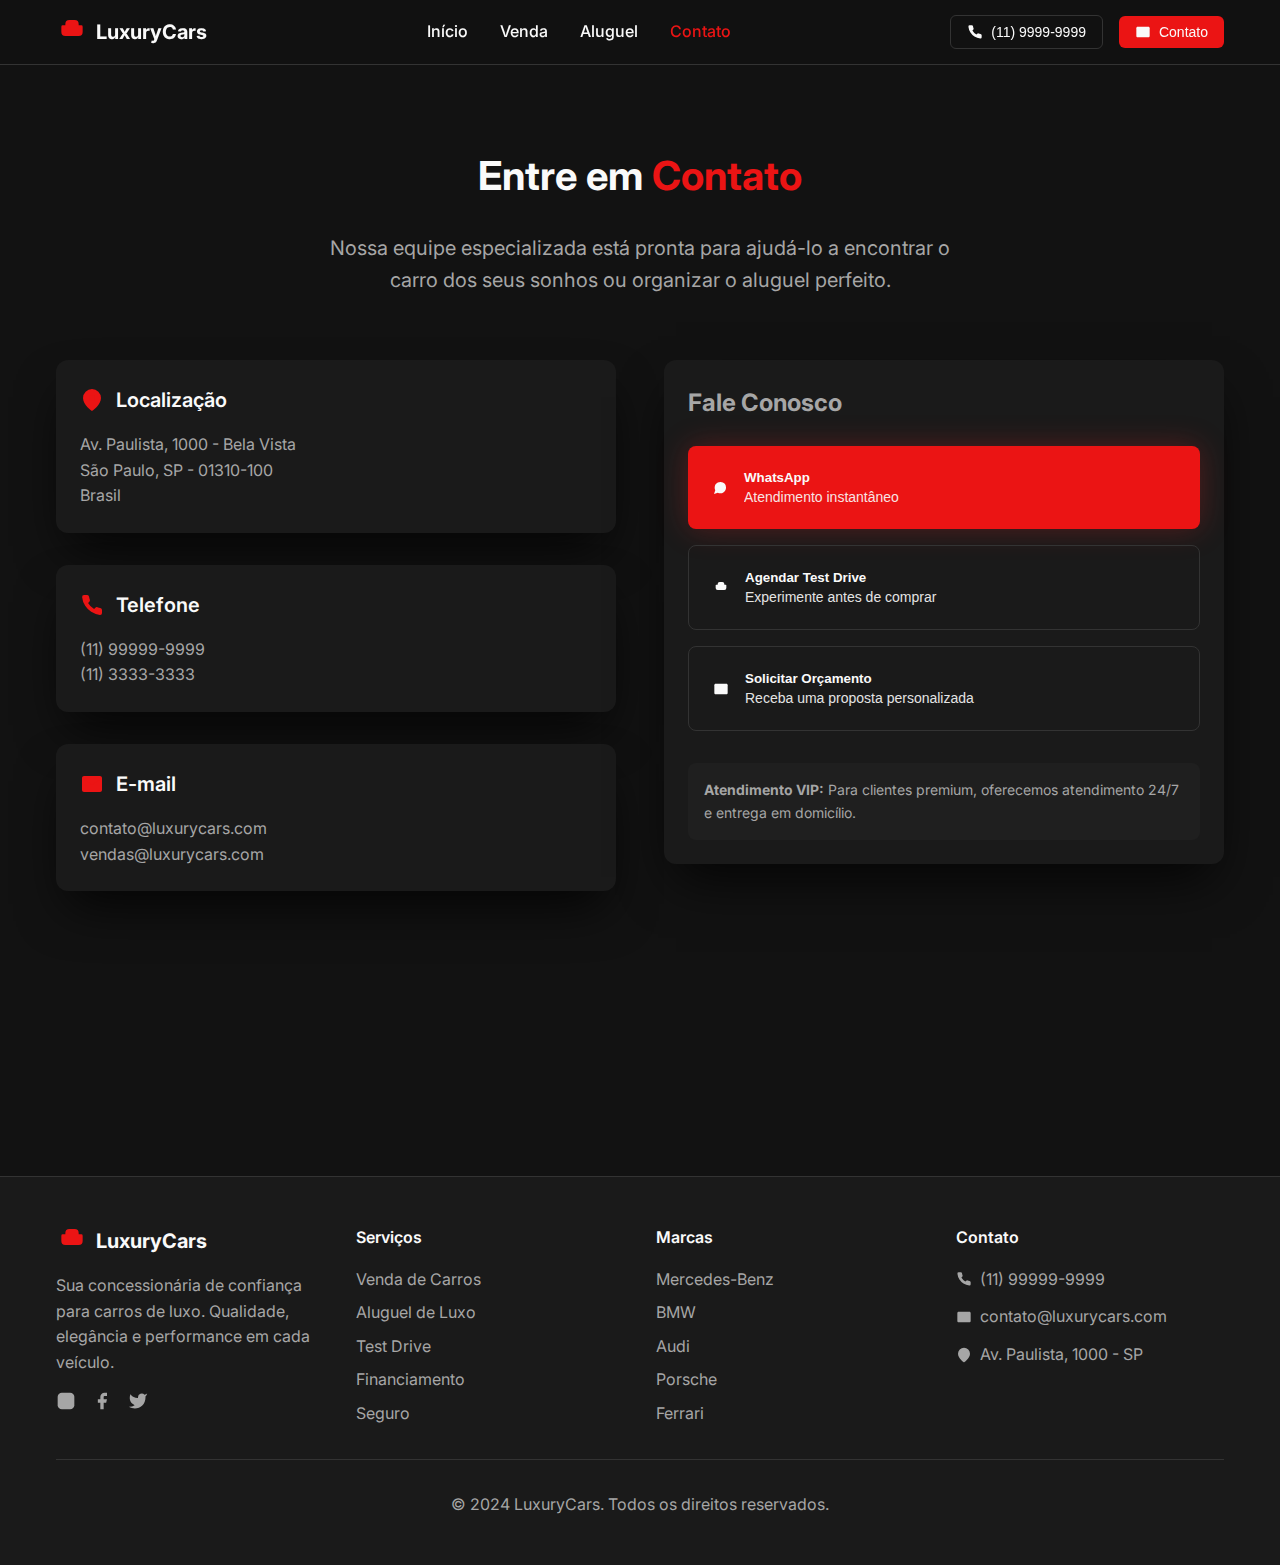
<file: contato.html>
<!DOCTYPE html>
<html lang="pt-BR">
<head>
    <meta charset="UTF-8">
    <meta name="viewport" content="width=device-width, initial-scale=1.0">
    <title>Entre em Contato | LuxuryCars</title>
    <meta name="description" content="Entre em contato com nossa equipe especializada. Atendimento VIP 24/7, test drive, orçamentos personalizados e muito mais.">
    <link rel="stylesheet" href="styles.css">
    <link href="https://fonts.googleapis.com/css2?family=Inter:wght@300;400;500;600;700;800&display=swap" rel="stylesheet">
    <link rel="canonical" href="https://luxurycars.com/contato">
</head>
<body>
    <!-- Navigation -->
    <nav class="navbar">
        <div class="nav-container">
            <div class="nav-brand">
                <svg class="nav-logo" viewBox="0 0 24 24" fill="currentColor">
                    <path d="M19 7h-2V6a3 3 0 0 0-3-3h-4a3 3 0 0 0-3 3v1H5a1 1 0 0 0-1 1v4a3 3 0 0 0 3 3h10a3 3 0 0 0 3-3V8a1 1 0 0 0-1-1z"/>
                </svg>
                <a href="index.html" class="brand-text">LuxuryCars</a>
            </div>
            
            <div class="nav-links">
                <a href="index.html" class="nav-link">Início</a>
                <a href="venda.html" class="nav-link">Venda</a>
                <a href="aluguel.html" class="nav-link">Aluguel</a>
                <a href="contato.html" class="nav-link active">Contato</a>
            </div>

            <div class="nav-buttons">
                <button class="btn btn-outline">
                    <svg class="btn-icon" viewBox="0 0 24 24" fill="currentColor">
                        <path d="M22 16.92v3a2 2 0 0 1-2.18 2 19.79 19.79 0 0 1-8.63-3.07 19.5 19.5 0 0 1-6-6 19.79 19.79 0 0 1-3.07-8.67A2 2 0 0 1 4.11 2h3a2 2 0 0 1 2 1.72 12.84 12.84 0 0 0 .7 2.81 2 2 0 0 1-.45 2.11L8.09 9.91a16 16 0 0 0 6 6l1.27-1.27a2 2 0 0 1 2.11-.45 12.84 12.84 0 0 0 2.81.7A2 2 0 0 1 22 16.92z"/>
                    </svg>
                    (11) 9999-9999
                </button>
                <button class="btn btn-primary">
                    <svg class="btn-icon" viewBox="0 0 24 24" fill="currentColor">
                        <path d="M4 4h16c1.1 0 2 .9 2 2v12c0 1.1-.9 2-2 2H4c-1.1 0-2-.9-2-2V6c0-1.1.9-2 2-2z"/>
                        <polyline points="22,6 12,13 2,6"/>
                    </svg>
                    Contato
                </button>
            </div>
        </div>
    </nav>

    <main class="page-content">
        <section class="section">
            <div class="container">
                <div class="section-header">
                    <h1 class="section-title">
                        Entre em <span class="text-primary">Contato</span>
                    </h1>
                    <p class="section-subtitle">
                        Nossa equipe especializada está pronta para ajudá-lo a encontrar 
                        o carro dos seus sonhos ou organizar o aluguel perfeito.
                    </p>
                </div>

                <div class="contact-grid">
                    <div class="contact-info-section">
                        <div class="contact-card">
                            <div class="contact-card-header">
                                <svg class="contact-card-icon" viewBox="0 0 24 24" fill="currentColor">
                                    <path d="M21 10c0 7-9 13-9 13s-9-6-9-13a9 9 0 0 1 18 0z"/>
                                    <circle cx="12" cy="10" r="3"/>
                                </svg>
                                <h3 class="contact-card-title">Localização</h3>
                            </div>
                            <div class="contact-card-content">
                                <p>Av. Paulista, 1000 - Bela Vista<br>
                                São Paulo, SP - 01310-100<br>
                                Brasil</p>
                            </div>
                        </div>

                        <div class="contact-card">
                            <div class="contact-card-header">
                                <svg class="contact-card-icon" viewBox="0 0 24 24" fill="currentColor">
                                    <path d="M22 16.92v3a2 2 0 0 1-2.18 2 19.79 19.79 0 0 1-8.63-3.07 19.5 19.5 0 0 1-6-6 19.79 19.79 0 0 1-3.07-8.67A2 2 0 0 1 4.11 2h3a2 2 0 0 1 2 1.72 12.84 12.84 0 0 0 .7 2.81 2 2 0 0 1-.45 2.11L8.09 9.91a16 16 0 0 0 6 6l1.27-1.27a2 2 0 0 1 2.11-.45 12.84 12.84 0 0 0 2.81.7A2 2 0 0 1 22 16.92z"/>
                                </svg>
                                <h3 class="contact-card-title">Telefone</h3>
                            </div>
                            <div class="contact-card-content">
                                <p>(11) 99999-9999<br>
                                (11) 3333-3333</p>
                            </div>
                        </div>

                        <div class="contact-card">
                            <div class="contact-card-header">
                                <svg class="contact-card-icon" viewBox="0 0 24 24" fill="currentColor">
                                    <path d="M4 4h16c1.1 0 2 .9 2 2v12c0 1.1-.9 2-2 2H4c-1.1 0-2-.9-2-2V6c0-1.1.9-2 2-2z"/>
                                    <polyline points="22,6 12,13 2,6"/>
                                </svg>
                                <h3 class="contact-card-title">E-mail</h3>
                            </div>
                            <div class="contact-card-content">
                                <p>contato@luxurycars.com<br>
                                vendas@luxurycars.com</p>
                            </div>
                        </div>

                        <div class="contact-card">
                            <div class="contact-card-header">
                                <svg class="contact-card-icon" viewBox="0 0 24 24" fill="currentColor">
                                    <circle cx="12" cy="12" r="3"/>
                                    <path d="M12 1v6m0 6v6m11-7h-6m-6 0H1"/>
                                </svg>
                                <h3 class="contact-card-title">Horário de Funcionamento</h3>
                            </div>
                            <div class="contact-card-content">
                                <p>Segunda a Sexta: 8h às 18h<br>
                                Sábado: 9h às 16h<br>
                                Domingo: Fechado</p>
                            </div>
                        </div>
                    </div>

                    <div class="contact-form-section">
                        <div class="contact-card">
                            <div class="contact-card-content">
                                <h3 class="contact-form-title">Fale Conosco</h3>
                                
                                <div class="contact-buttons">
                                    <button class="contact-btn primary luxury-glow">
                                        <svg class="btn-icon" viewBox="0 0 24 24" fill="currentColor">
                                            <path d="M21 11.5a8.38 8.38 0 0 1-.9 3.8 8.5 8.5 0 0 1-7.6 4.7 8.38 8.38 0 0 1-3.8-.9L3 21l1.9-5.7a8.38 8.38 0 0 1-.9-3.8 8.5 8.5 0 0 1 4.7-7.6 8.38 8.38 0 0 1 3.8-.9h.5a8.48 8.48 0 0 1 8 8v.5z"/>
                                        </svg>
                                        <div class="btn-content">
                                            <div class="btn-title">WhatsApp</div>
                                            <div class="btn-subtitle">Atendimento instantâneo</div>
                                        </div>
                                    </button>

                                    <button class="contact-btn outline">
                                        <svg class="btn-icon" viewBox="0 0 24 24" fill="currentColor">
                                            <path d="M19 7h-2V6a3 3 0 0 0-3-3h-4a3 3 0 0 0-3 3v1H5a1 1 0 0 0-1 1v4a3 3 0 0 0 3 3h10a3 3 0 0 0 3-3V8a1 1 0 0 0-1-1z"/>
                                        </svg>
                                        <div class="btn-content">
                                            <div class="btn-title">Agendar Test Drive</div>
                                            <div class="btn-subtitle">Experimente antes de comprar</div>
                                        </div>
                                    </button>

                                    <button class="contact-btn outline">
                                        <svg class="btn-icon" viewBox="0 0 24 24" fill="currentColor">
                                            <path d="M4 4h16c1.1 0 2 .9 2 2v12c0 1.1-.9 2-2 2H4c-1.1 0-2-.9-2-2V6c0-1.1.9-2 2-2z"/>
                                            <polyline points="22,6 12,13 2,6"/>
                                        </svg>
                                        <div class="btn-content">
                                            <div class="btn-title">Solicitar Orçamento</div>
                                            <div class="btn-subtitle">Receba uma proposta personalizada</div>
                                        </div>
                                    </button>
                                </div>

                                <div class="vip-notice">
                                    <p><strong>Atendimento VIP:</strong> Para clientes premium, oferecemos 
                                    atendimento 24/7 e entrega em domicílio.</p>
                                </div>
                            </div>
                        </div>
                    </div>
                </div>
            </div>
        </section>
    </main>

    <!-- Footer -->
    <footer class="footer">
        <div class="footer-container">
            <div class="footer-grid">
                <div class="footer-brand">
                    <div class="footer-logo">
                        <svg class="nav-logo" viewBox="0 0 24 24" fill="currentColor">
                            <path d="M19 7h-2V6a3 3 0 0 0-3-3h-4a3 3 0 0 0-3 3v1H5a1 1 0 0 0-1 1v4a3 3 0 0 0 3 3h10a3 3 0 0 0 3-3V8a1 1 0 0 0-1-1z"/>
                        </svg>
                        <span class="brand-text">LuxuryCars</span>
                    </div>
                    <p class="footer-description">
                        Sua concessionária de confiança para carros de luxo. 
                        Qualidade, elegância e performance em cada veículo.
                    </p>
                    <div class="social-links">
                        <a href="#" class="social-link">
                            <svg viewBox="0 0 24 24" fill="currentColor">
                                <rect x="2" y="2" width="20" height="20" rx="5" ry="5"/>
                            </svg>
                        </a>
                        <a href="#" class="social-link">
                            <svg viewBox="0 0 24 24" fill="currentColor">
                                <path d="M18 2h-3a5 5 0 0 0-5 5v3H7v4h3v8h4v-8h3l1-4h-4V7a1 1 0 0 1 1-1h3z"/>
                            </svg>
                        </a>
                        <a href="#" class="social-link">
                            <svg viewBox="0 0 24 24" fill="currentColor">
                                <path d="M23 3a10.9 10.9 0 0 1-3.14 1.53 4.48 4.48 0 0 0-7.86 3v1A10.66 10.66 0 0 1 3 4s-4 9 5 13a11.64 11.64 0 0 1-7 2c9 5 20 0 20-11.5a4.5 4.5 0 0 0-.08-.83A7.72 7.72 0 0 0 23 3z"/>
                            </svg>
                        </a>
                    </div>
                </div>

                <div class="footer-section">
                    <h4 class="footer-title">Serviços</h4>
                    <ul class="footer-links">
                        <li><a href="venda.html">Venda de Carros</a></li>
                        <li><a href="aluguel.html">Aluguel de Luxo</a></li>
                        <li><a href="#">Test Drive</a></li>
                        <li><a href="#">Financiamento</a></li>
                        <li><a href="#">Seguro</a></li>
                    </ul>
                </div>

                <div class="footer-section">
                    <h4 class="footer-title">Marcas</h4>
                    <ul class="footer-links">
                        <li><a href="#">Mercedes-Benz</a></li>
                        <li><a href="#">BMW</a></li>
                        <li><a href="#">Audi</a></li>
                        <li><a href="#">Porsche</a></li>
                        <li><a href="#">Ferrari</a></li>
                    </ul>
                </div>

                <div class="footer-section">
                    <h4 class="footer-title">Contato</h4>
                    <div class="contact-info">
                        <div class="contact-item">
                            <svg class="contact-icon" viewBox="0 0 24 24" fill="currentColor">
                                <path d="M22 16.92v3a2 2 0 0 1-2.18 2 19.79 19.79 0 0 1-8.63-3.07 19.5 19.5 0 0 1-6-6 19.79 19.79 0 0 1-3.07-8.67A2 2 0 0 1 4.11 2h3a2 2 0 0 1 2 1.72 12.84 12.84 0 0 0 .7 2.81 2 2 0 0 1-.45 2.11L8.09 9.91a16 16 0 0 0 6 6l1.27-1.27a2 2 0 0 1 2.11-.45 12.84 12.84 0 0 0 2.81.7A2 2 0 0 1 22 16.92z"/>
                            </svg>
                            <span>(11) 99999-9999</span>
                        </div>
                        <div class="contact-item">
                            <svg class="contact-icon" viewBox="0 0 24 24" fill="currentColor">
                                <path d="M4 4h16c1.1 0 2 .9 2 2v12c0 1.1-.9 2-2 2H4c-1.1 0-2-.9-2-2V6c0-1.1.9-2 2-2z"/>
                            </svg>
                            <span>contato@luxurycars.com</span>
                        </div>
                        <div class="contact-item">
                            <svg class="contact-icon" viewBox="0 0 24 24" fill="currentColor">
                                <path d="M21 10c0 7-9 13-9 13s-9-6-9-13a9 9 0 0 1 18 0z"/>
                            </svg>
                            <span>Av. Paulista, 1000 - SP</span>
                        </div>
                    </div>
                </div>
            </div>

            <div class="footer-bottom">
                <p>&copy; 2024 LuxuryCars. Todos os direitos reservados.</p>
            </div>
        </div>
    </footer>

    <script src="script.js"></script>
</body>
</html>
</file>
<file: styles.css>
@import url('https://fonts.googleapis.com/css2?family=Inter:wght@300;400;500;600;700;800&display=swap');

/* CSS Variables - Luxury Design System */
:root {
  /* Core Colors - Luxury Theme */
  --background: hsl(0, 0%, 7%);
  --foreground: hsl(0, 0%, 98%);
  --card: hsl(0, 0%, 10%);
  --card-foreground: hsl(0, 0%, 98%);
  --primary: hsl(0, 84%, 50%);
  --primary-foreground: hsl(0, 0%, 98%);
  --secondary: hsl(0, 0%, 15%);
  --secondary-foreground: hsl(0, 0%, 98%);
  --muted: hsl(0, 0%, 12%);
  --muted-foreground: hsl(0, 0%, 65%);
  --border: hsl(0, 0%, 20%);
  --input: hsl(0, 0%, 15%);
  
  /* Custom Luxury Variables */
  --luxury-red: hsl(0, 84%, 50%);
  --luxury-black: hsl(0, 0%, 7%);
  --luxury-white: hsl(0, 0%, 98%);
  --luxury-gray: hsl(0, 0%, 15%);
  
  /* Gradients */
  --gradient-luxury: linear-gradient(135deg, var(--luxury-black), var(--luxury-gray));
  --gradient-red: linear-gradient(135deg, var(--luxury-red), hsl(0, 84%, 40%));
  
  /* Shadows */
  --shadow-luxury: 0 25px 50px -12px rgba(0, 0, 0, 0.8);
  --shadow-red-glow: 0 0 30px rgba(220, 38, 38, 0.3);
  
  /* Animations */
  --transition-luxury: all 0.4s cubic-bezier(0.4, 0, 0.2, 1);
}

/* Reset and Base Styles */
* {
  margin: 0;
  padding: 0;
  box-sizing: border-box;
}

body {
  font-family: 'Inter', system-ui, sans-serif;
  background-color: var(--background);
  color: var(--foreground);
  line-height: 1.6;
  -webkit-font-smoothing: antialiased;
  -moz-osx-font-smoothing: grayscale;
}

/* Utility Classes */
.container {
  max-width: 1200px;
  margin: 0 auto;
  padding: 0 1rem;
}

.text-primary {
  color: var(--primary);
}

.luxury-transition {
  transition: var(--transition-luxury);
}

.luxury-glow {
  box-shadow: var(--shadow-red-glow);
}

/* Navigation */
.navbar {
  position: fixed;
  top: 0;
  width: 100%;
  z-index: 1000;
  background: rgba(17, 17, 17, 0.8);
  backdrop-filter: blur(10px);
  border-bottom: 1px solid var(--border);
}

.nav-container {
  max-width: 1200px;
  margin: 0 auto;
  padding: 0 1rem;
  display: flex;
  align-items: center;
  justify-content: space-between;
  height: 4rem;
}

.nav-brand {
  display: flex;
  align-items: center;
  gap: 0.5rem;
}

.nav-logo {
  width: 2rem;
  height: 2rem;
  color: var(--primary);
}

.brand-text {
  font-size: 1.25rem;
  font-weight: 700;
  text-decoration: none;
  color: var(--foreground);
}

.nav-links {
  display: flex;
  align-items: center;
  gap: 2rem;
}

.nav-link {
  text-decoration: none;
  color: var(--foreground);
  font-weight: 500;
  transition: var(--transition-luxury);
}

.nav-link:hover,
.nav-link.active {
  color: var(--primary);
}

.nav-buttons {
  display: flex;
  align-items: center;
  gap: 1rem;
}

/* Buttons */
.btn {
  display: inline-flex;
  align-items: center;
  justify-content: center;
  gap: 0.5rem;
  padding: 0.5rem 1rem;
  border-radius: 0.375rem;
  font-size: 0.875rem;
  font-weight: 500;
  text-decoration: none;
  border: none;
  cursor: pointer;
  transition: var(--transition-luxury);
}

.btn-icon {
  width: 1rem;
  height: 1rem;
}

.btn-primary {
  background-color: var(--primary);
  color: var(--primary-foreground);
}

.btn-primary:hover {
  background-color: hsl(0, 84%, 45%);
}

.btn-outline {
  background-color: transparent;
  color: var(--foreground);
  border: 1px solid var(--border);
}

.btn-outline:hover {
  background-color: var(--secondary);
}

.btn-lg {
  padding: 0.75rem 2rem;
  font-size: 1.125rem;
}

/* Hero Section */
.hero {
  position: relative;
  min-height: 100vh;
  display: flex;
  align-items: center;
  justify-content: center;
  overflow: hidden;
}

.hero-bg {
  position: absolute;
  inset: 0;
  background: linear-gradient(rgba(0, 0, 0, 0.7), rgba(0, 0, 0, 0.5)), url('src/assets/hero-car.jpg');
  background-size: cover;
  background-position: center;
  background-repeat: no-repeat;
}

.hero-content {
  position: relative;
  z-index: 10;
  text-align: center;
  color: white;
  max-width: 1200px;
  margin: 0 auto;
  padding: 0 1rem;
}

.hero-title {
  font-size: 3rem;
  font-weight: 700;
  margin-bottom: 1.5rem;
  line-height: 1.2;
}

.hero-subtitle {
  font-size: 1.25rem;
  margin-bottom: 2rem;
  color: hsl(0, 0%, 75%);
  max-width: 40rem;
  margin-left: auto;
  margin-right: auto;
}

.hero-buttons {
  display: flex;
  flex-direction: column;
  gap: 1rem;
  justify-content: center;
  margin-bottom: 3rem;
}

.hero-stats {
  display: flex;
  justify-content: center;
  gap: 2rem;
}

.stat {
  text-align: center;
}

.stat-number {
  display: flex;
  align-items: center;
  justify-content: center;
  margin-bottom: 0.5rem;
  font-size: 1.125rem;
  font-weight: 600;
}

.stat-icon {
  width: 1.25rem;
  height: 1.25rem;
  color: var(--primary);
  margin-right: 0.25rem;
}

.stat-label {
  font-size: 0.875rem;
  color: hsl(0, 0%, 60%);
}

.scroll-arrow {
  position: absolute;
  bottom: 2rem;
  left: 50%;
  transform: translateX(-50%);
  color: white;
  text-decoration: none;
  animation: bounce 2s infinite;
}

.scroll-arrow svg {
  width: 2rem;
  height: 2rem;
}

@keyframes bounce {
  0%, 20%, 50%, 80%, 100% {
    transform: translateX(-50%) translateY(0);
  }
  40% {
    transform: translateX(-50%) translateY(-10px);
  }
  60% {
    transform: translateX(-50%) translateY(-5px);
  }
}

/* Page Content */
.page-content {
  padding-top: 4rem;
  min-height: 100vh;
}

.rental-bg {
  background-color: hsl(0, 0%, 8%);
}

/* Section */
.section {
  padding: 5rem 0;
}

.section-header {
  text-align: center;
  margin-bottom: 4rem;
}

.section-title {
  font-size: 2.5rem;
  font-weight: 700;
  margin-bottom: 1.5rem;
}

.section-subtitle {
  font-size: 1.25rem;
  color: var(--muted-foreground);
  max-width: 40rem;
  margin: 0 auto;
}

.section-cta {
  text-align: center;
  margin-top: 3rem;
}

/* Cars Grid */
.cars-grid {
  display: grid;
  grid-template-columns: repeat(auto-fit, minmax(300px, 1fr));
  gap: 2rem;
}

/* Car Card */
.car-card {
  background-color: var(--card);
  border-radius: 0.75rem;
  overflow: hidden;
  box-shadow: var(--shadow-luxury);
  transition: var(--transition-luxury);
  cursor: pointer;
}

.car-card:hover {
  transform: translateY(-4px);
  box-shadow: var(--shadow-red-glow);
}

.car-image {
  position: relative;
  overflow: hidden;
}

.car-image img {
  width: 100%;
  height: 16rem;
  object-fit: cover;
  transition: var(--transition-luxury);
}

.car-card:hover .car-image img {
  transform: scale(1.05);
}

.car-badges {
  position: absolute;
  top: 1rem;
  left: 1rem;
  display: flex;
  gap: 0.5rem;
}

.badge {
  padding: 0.25rem 0.75rem;
  border-radius: 9999px;
  font-size: 0.75rem;
  font-weight: 600;
}

.badge-primary {
  background-color: var(--primary);
  color: var(--primary-foreground);
}

.badge-sale {
  background-color: hsl(120, 60%, 50%);
  color: white;
}

.badge-rental {
  background-color: hsl(210, 60%, 50%);
  color: white;
}
/* =======================
   ESTILOS DA SEÇÃO DE CONTATO
   ======================== */
.contact-section {
    padding: 80px 20px;
    background-color: #f4f4f4; /* Um fundo claro para destacar a seção */
    font-family: 'Inter', sans-serif;
    color: #333;
}

.contact-container {
    max-width: 800px; /* Define uma largura máxima para o conteúdo */
    margin: 0 auto;  /* Centraliza o container */
    text-align: center;
}

.contact-container h2 {
    font-size: 2.5rem; /* 40px */
    font-weight: 800;
    margin-bottom: 16px;
}

.contact-container p {
    font-size: 1.125rem; /* 18px */
    color: #666;
    margin-bottom: 40px;
    line-height: 1.6;
}

.contact-form {
    text-align: left;
}

.form-group {
    margin-bottom: 24px;
}

.form-group label {
    display: block;
    margin-bottom: 8px;
    font-weight: 600;
    font-size: 0.9rem;
    color: #444;
}

/* Estilo unificado para inputs e textarea */
.form-group input,
.form-group textarea {
    width: 100%;
    padding: 14px 16px;
    border-radius: 8px;
    border: 1px solid #000000;
    font-family: 'Inter', sans-serif;
    font-size: 1rem;
    box-sizing: border-box; /* Garante que o padding não afete a largura */
    transition: border-color 0.3s, box-shadow 0.3s;
}

.form-group input:focus,
.form-group textarea:focus {
    outline: none;
    border-color: #333; /* Pode alterar para a cor primária do seu site */
    box-shadow: 0 0 8px rgba(0,0,0,0.1);
}

.form-group textarea {
    resize: vertical; /* Permite que o usuário redimensione verticalmente */
    min-height: 130px;
}

/* Faz o botão do formulário ocupar 100% da largura */
.contact-form .btn {
    width: 100%;
    padding-top: 16px;
    padding-bottom: 16px;
    font-size: 1.1rem;
}

.favorite-btn {
  position: absolute;
  top: 1rem;
  right: 1rem;
  background: rgba(0, 0, 0, 0.5);
  border: none;
  border-radius: 50%;
  width: 2.5rem;
  height: 2.5rem;
  display: flex;
  align-items: center;
  justify-content: center;
  color: rgb(0, 0, 0);
  cursor: pointer;
  transition: var(--transition-luxury);
}

.favorite-btn:hover {
  color: var(--primary);
}

.car-content {
  padding: 1.5rem;
}

.car-header {
  display: flex;
  align-items: center;
  justify-content: space-between;
  margin-bottom: 0.5rem;
}

.car-title {
  font-size: 1.25rem;
  font-weight: 700;
}

.car-rating {
  display: flex;
  align-items: center;
  gap: 0.25rem;
}

.rating-star {
  width: 1rem;
  height: 1rem;
  color: hsl(45, 100%, 50%);
}

.car-year {
  color: var(--muted-foreground);
  margin-bottom: 0.75rem;
}

.car-features {
  display: flex;
  flex-wrap: wrap;
  gap: 0.5rem;
  margin-bottom: 1rem;
}

.feature-badge {
  padding: 0.125rem 0.5rem;
  background-color: var(--secondary);
  border: 1px solid var(--border);
  border-radius: 0.25rem;
  font-size: 0.75rem;
}

.car-footer {
  display: flex;
  align-items: center;
  justify-content: space-between;
}

.car-price {
  font-size: 1.5rem;
  font-weight: 700;
  color: var(--primary);
}

.price-period {
  font-size: 0.875rem;
  color: var(--muted-foreground);
}

.car-actions {
  display: flex;
  gap: 0.5rem;
}

.btn-sm {
  padding: 0.375rem 0.75rem;
  font-size: 0.75rem;
}

/* Contact Page */
.contact-grid {
  display: grid;
  grid-template-columns: 1fr 1fr;
  gap: 3rem;
}

.contact-info-section {
  display: flex;
  flex-direction: column;
  gap: 2rem;
}

.contact-card {
  background-color: var(--card);
  border-radius: 0.75rem;
  padding: 1.5rem;
  box-shadow: var(--shadow-luxury);
}

.contact-card-header {
  display: flex;
  align-items: center;
  margin-bottom: 1rem;
}

.contact-card-icon {
  width: 1.5rem;
  height: 1.5rem;
  color: var(--primary);
  margin-right: 0.75rem;
}

.contact-card-title {
  font-size: 1.25rem;
  font-weight: 600;
}

.contact-card-content {
  color: var(--muted-foreground);
}

.contact-form-section {
  display: flex;
  flex-direction: column;
}

.contact-form-title {
  font-size: 1.5rem;
  font-weight: 700;
  margin-bottom: 1.5rem;
}

.contact-buttons {
  display: flex;
  flex-direction: column;
  gap: 1rem;
  margin-bottom: 2rem;
}

.contact-btn {
  display: flex;
  align-items: center;
  padding: 1.5rem;
  border-radius: 0.5rem;
  border: none;
  cursor: pointer;
  transition: var(--transition-luxury);
  text-align: left;
  width: 100%;
  text-decoration: none;
}

.contact-btn.primary {
  background-color: var(--primary);
  color: var(--primary-foreground);
}

.contact-btn.outline {
  background-color: transparent;
  color: var(--foreground);
  border: 1px solid var(--border);
}

.contact-btn:hover {
  transform: translateY(-2px);
}

.btn-content {
  margin-left: 1rem;
}

.btn-title {
  font-weight: 600;
  margin-bottom: 0.25rem;
}

.btn-subtitle {
  font-size: 0.875rem;
  opacity: 0.9;
}

.vip-notice {
  padding: 1rem;
  background-color: var(--muted);
  border-radius: 0.5rem;
  font-size: 0.875rem;
  color: var(--muted-foreground);
}

/* Footer */
.footer {
  background-color: var(--card);
  border-top: 1px solid var(--border);
}

.footer-container {
  max-width: 1200px;
  margin: 0 auto;
  padding: 3rem 1rem;
}

.footer-grid {
  display: grid;
  grid-template-columns: repeat(auto-fit, minmax(250px, 1fr));
  gap: 2rem;
}

.footer-brand {
  display: flex;
  flex-direction: column;
  gap: 1rem;
}

.footer-logo {
  display: flex;
  align-items: center;
  gap: 0.5rem;
}

.footer-description {
  color: var(--muted-foreground);
}

.social-links {
  display: flex;
  gap: 1rem;
}

.social-link {
  color: var(--muted-foreground);
  transition: var(--transition-luxury);
}

.social-link:hover {
  color: var(--primary);
}

.social-link svg {
  width: 1.25rem;
  height: 1.25rem;
}

.footer-section {
  display: flex;
  flex-direction: column;
}

.footer-title {
  font-weight: 600;
  margin-bottom: 1rem;
}

.footer-links {
  list-style: none;
  display: flex;
  flex-direction: column;
  gap: 0.5rem;
}

.footer-links a {
  color: var(--muted-foreground);
  text-decoration: none;
  transition: var(--transition-luxury);
}

.footer-links a:hover {
  color: var(--primary);
}

.contact-info {
  display: flex;
  flex-direction: column;
  gap: 0.75rem;
}

.contact-item {
  display: flex;
  align-items: center;
  color: var(--muted-foreground);
}

.contact-icon {
  width: 1rem;
  height: 1rem;
  margin-right: 0.5rem;
}

.footer-bottom {
  border-top: 1px solid var(--border);
  margin-top: 2rem;
  padding-top: 2rem;
  text-align: center;
  color: var(--muted-foreground);
}

/* Responsive Design */
@media (min-width: 640px) {
  .hero-buttons {
    flex-direction: row;
  }
  
  .hero-title {
    font-size: 4rem;
  }
  
  .nav-links {
    display: flex;
  }
}

@media (max-width: 768px) {
  .nav-links {
    display: none;
  }
  
  .hero-title {
    font-size: 2.5rem;
  }
  
  .hero-stats {
    flex-direction: column;
    gap: 1rem;
  }
  
  .contact-grid {
    grid-template-columns: 1fr;
  }
  
  .section-title {
    font-size: 2rem;
  }
}

@media (max-width: 480px) {
  .nav-buttons {
    gap: 0.5rem;
  }
  
  .nav-buttons .btn {
    padding: 0.375rem 0.75rem;
    font-size: 0.75rem;
  }
  
  .nav-buttons .btn span {
    display: none;
  }
  
  .hero-title {
    font-size: 2rem;
  }
  
  .hero-subtitle {
    font-size: 1rem;
  }
}
</file>
